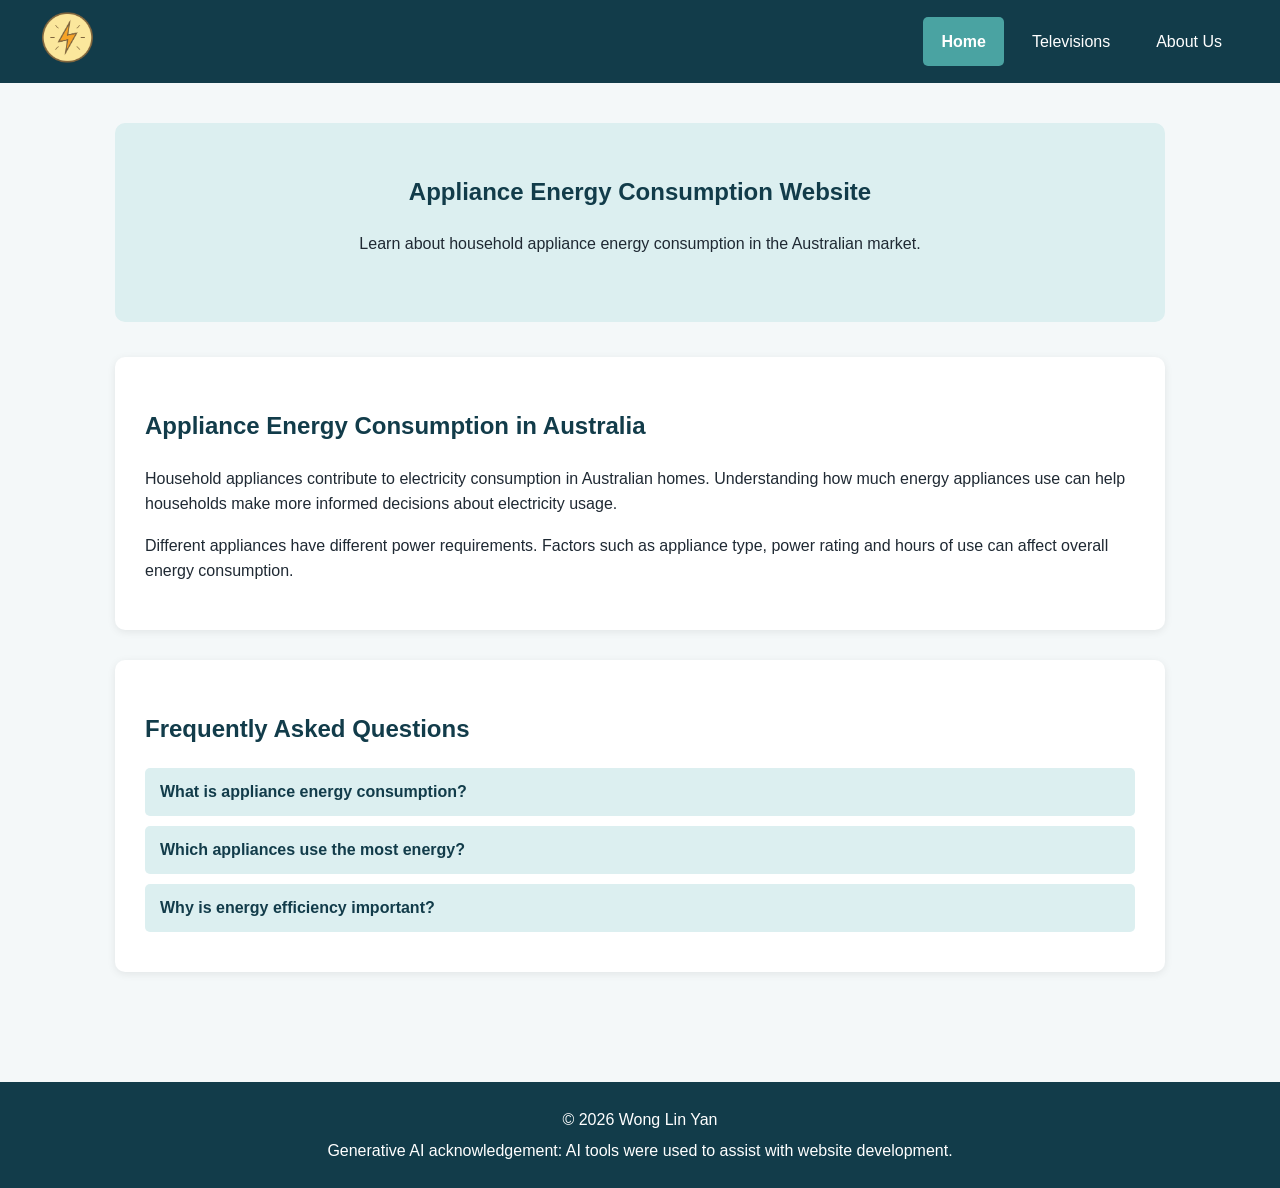
<file: Exercise 0.2/index.html>
<!DOCTYPE html>
<html lang="en">
<head>
    <meta charset="UTF-8">
    <meta name="viewport" content="width=device-width, initial-scale=1.0">
    <title>Appliance Energy Consumption</title>

    <link rel="stylesheet" href="assets/css/style.css">
</head>

<body>

    <header>
        <nav class="navbar">

            <a href="index.html" class="logo">
                <img src="assets/img/PowerIcon.png" alt="Power logo">
            </a>

            <div class="nav-links">
                <a href="index.html" class="active">Home</a>
                <a href="televisions.html">Televisions</a>
                <a href="about.html">About Us</a>
            </div>

        </nav>
    </header>

    <main>

        <section class="hero">
            <h1>Appliance Energy Consumption Website</h1>
            <p>
                Learn about household appliance energy consumption
                in the Australian market.
            </p>
        </section>

        <section class="content">
            <h2>Appliance Energy Consumption in Australia</h2>

            <p>
                Household appliances contribute to electricity consumption
                in Australian homes. Understanding how much energy appliances
                use can help households make more informed decisions about
                electricity usage.
            </p>

            <p>
                Different appliances have different power requirements.
                Factors such as appliance type, power rating and hours of use
                can affect overall energy consumption.
            </p>
        </section>

        <section class="faq">
            <h2>Frequently Asked Questions</h2>

            <div class="faq-item">
                <button class="faq-question">
                    What is appliance energy consumption?
                </button>

                <div class="faq-answer">
                    <p>
                        Appliance energy consumption refers to the amount of
                        electrical energy used by an appliance while it is
                        operating.
                    </p>
                </div>
            </div>

            <div class="faq-item">
                <button class="faq-question">
                    Which appliances use the most energy?
                </button>

                <div class="faq-answer">
                    <p>
                        Energy consumption varies between appliances and
                        depends on their power rating and how long they are used.
                    </p>
                </div>
            </div>

            <div class="faq-item">
                <button class="faq-question">
                    Why is energy efficiency important?
                </button>

                <div class="faq-answer">
                    <p>
                        Energy-efficient appliances can help reduce electricity
                        consumption and may lower household energy costs.
                    </p>
                </div>
            </div>

        </section>

    </main>

    <footer>
        <p>&copy; 2026 Wong Lin Yan</p>
        <p>Generative AI acknowledgement: AI tools were used to assist with website development.</p>
    </footer>

    <script src="assets/js/script.js"></script>

</body>
</html>
</file>
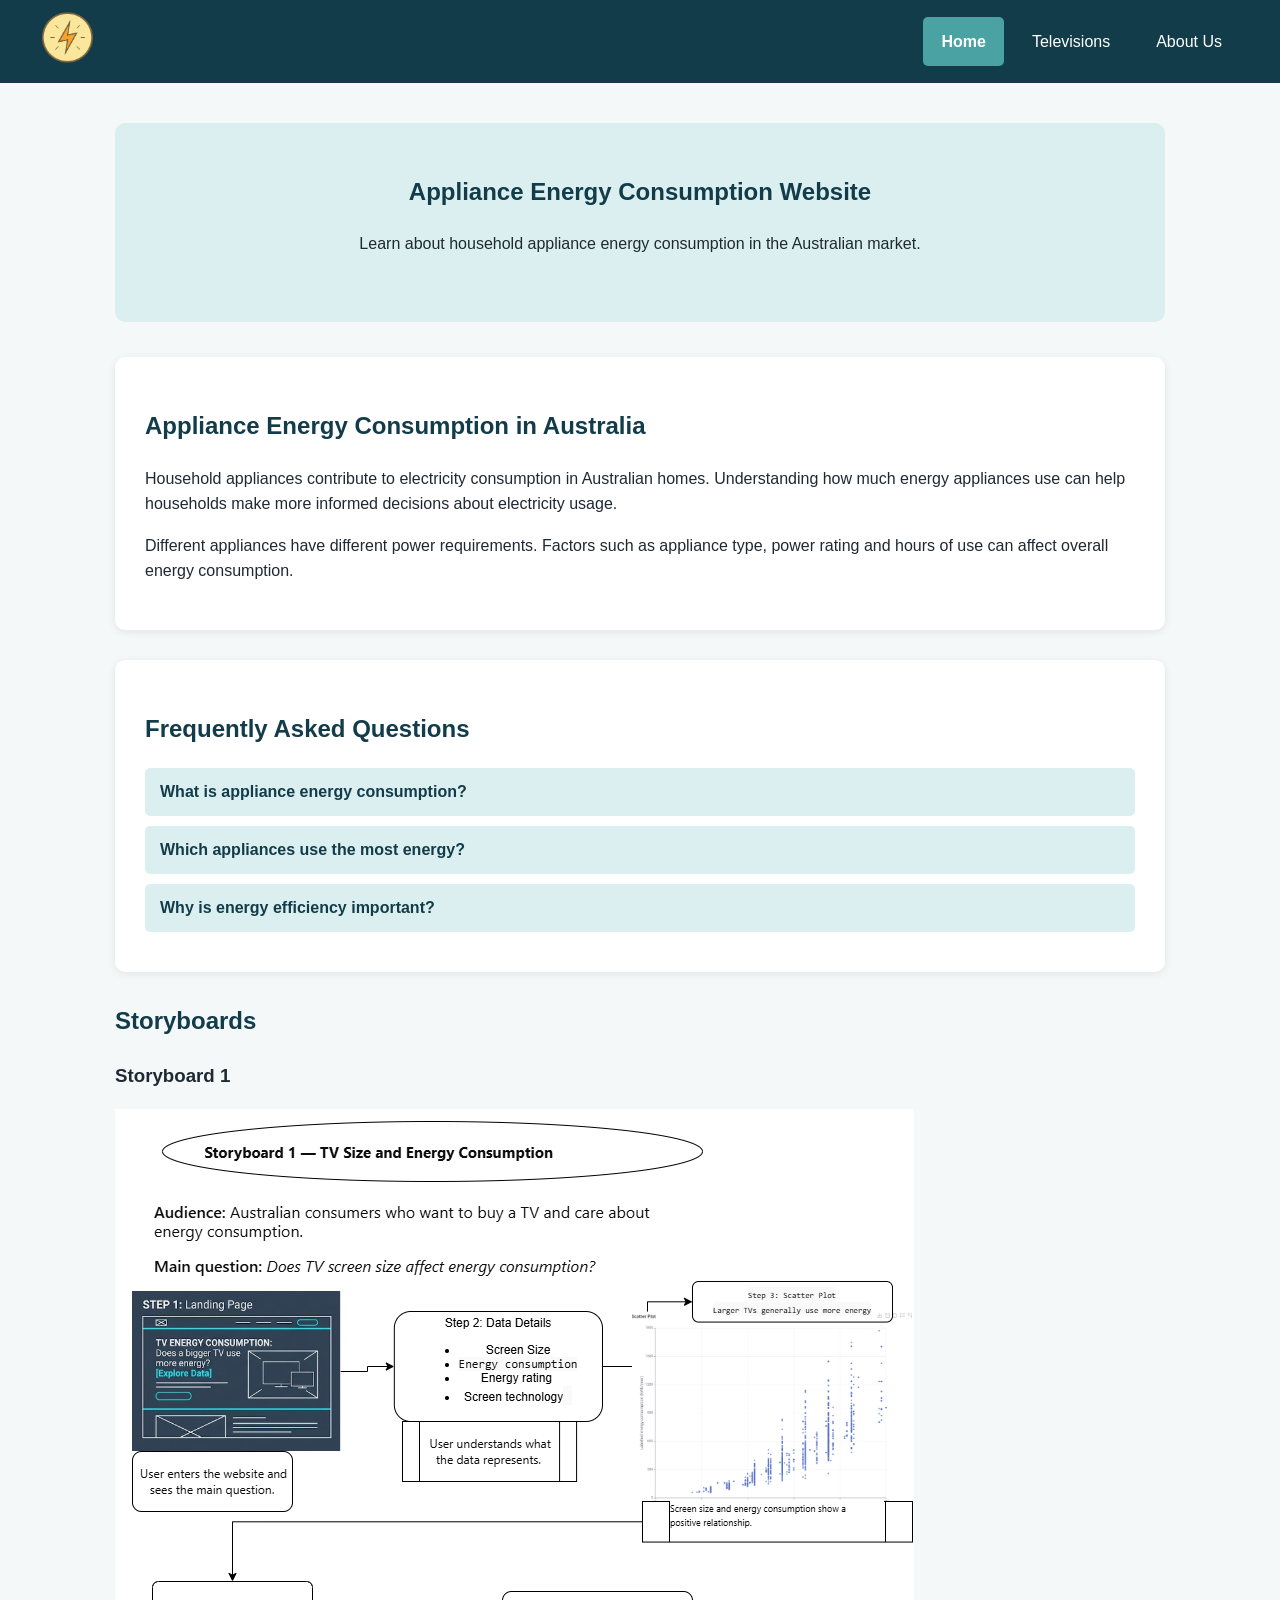
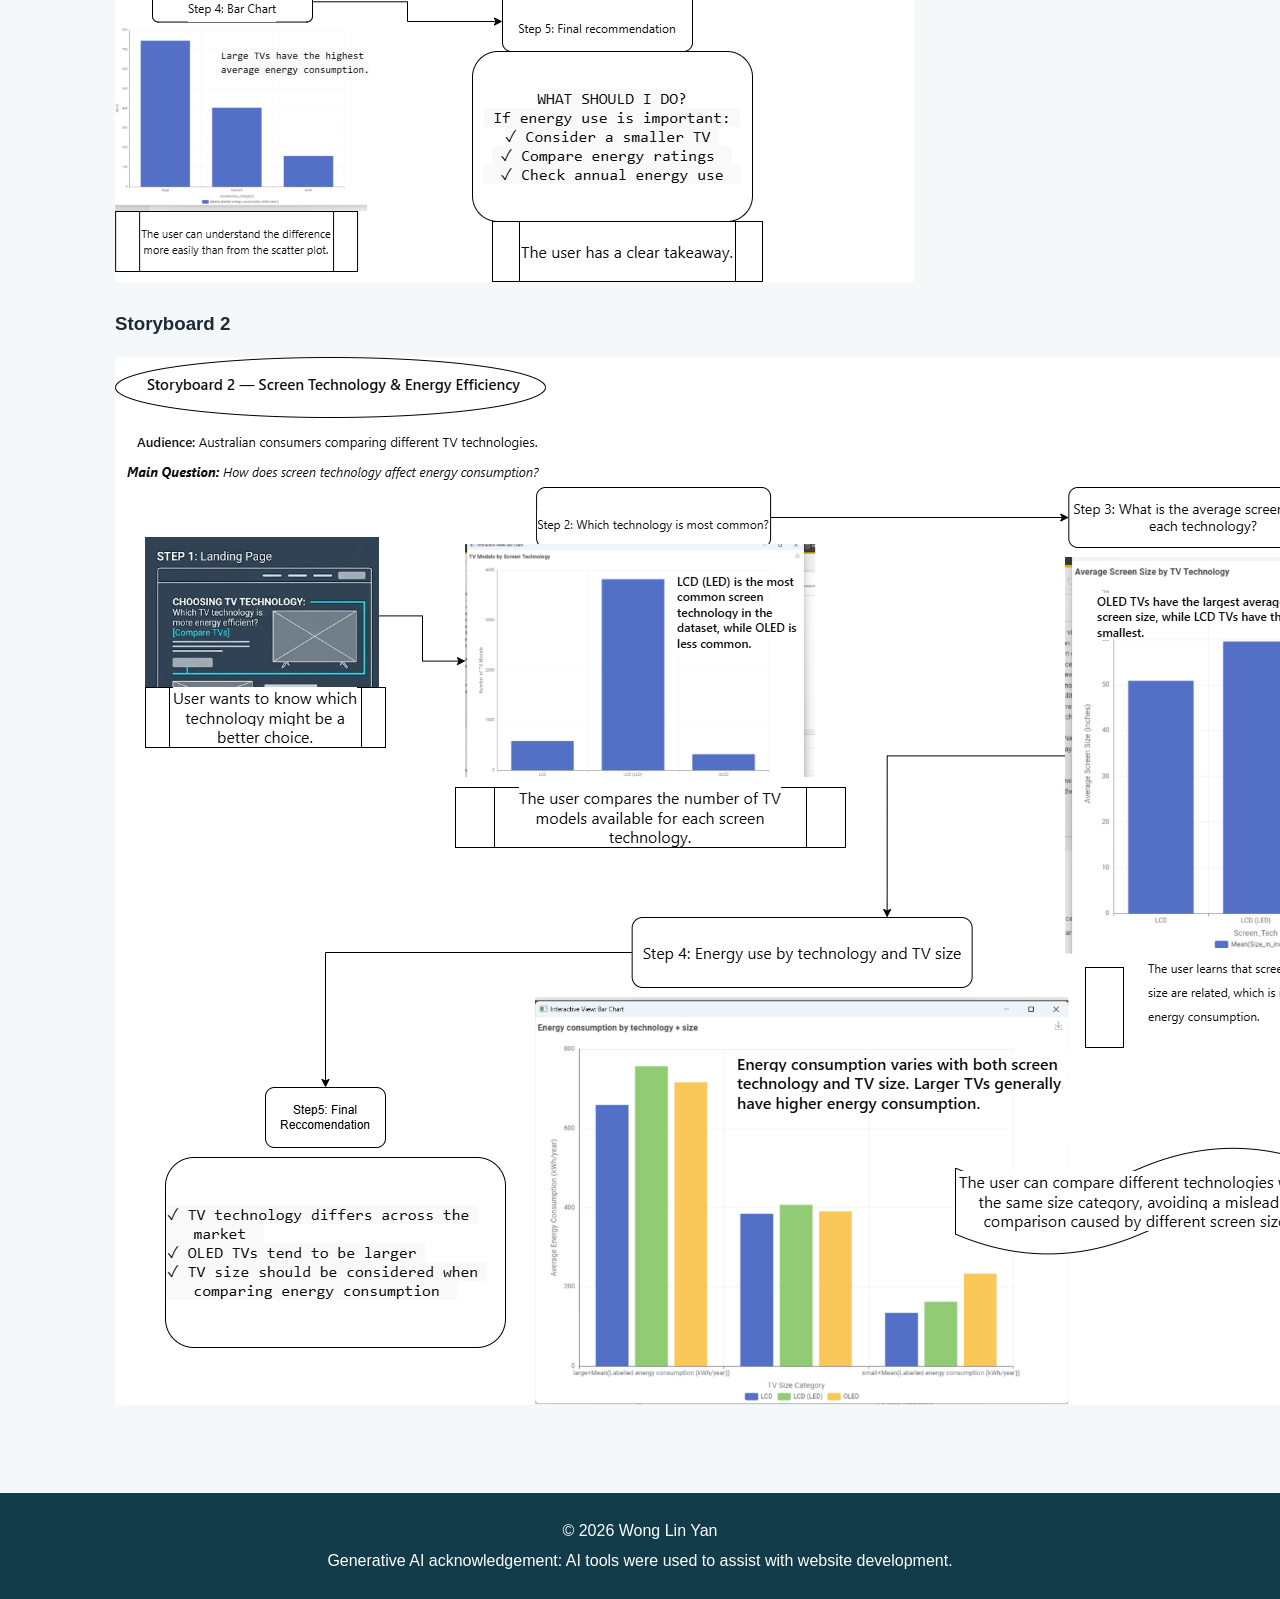
<file: Exercise 3/index.html>
<!DOCTYPE html>
<html lang="en">
<head>
    <meta charset="UTF-8">
    <meta name="viewport" content="width=device-width, initial-scale=1.0">
    <title>Appliance Energy Consumption</title>

    <link rel="stylesheet" href="assets/css/style.css">
</head>

<body>

    <header>
        <nav class="navbar">

            <a href="index.html" class="logo">
                <img src="assets/img/PowerIcon.png" alt="Power logo">
            </a>

            <div class="nav-links">
                <a href="index.html" class="active">Home</a>
                <a href="televisions.html">Televisions</a>
                <a href="about.html">About Us</a>
            </div>

        </nav>
    </header>

    <main>

        <section class="hero">
            <h1>Appliance Energy Consumption Website</h1>
            <p>
                Learn about household appliance energy consumption
                in the Australian market.
            </p>
        </section>

        <section class="content">
            <h2>Appliance Energy Consumption in Australia</h2>

            <p>
                Household appliances contribute to electricity consumption
                in Australian homes. Understanding how much energy appliances
                use can help households make more informed decisions about
                electricity usage.
            </p>

            <p>
                Different appliances have different power requirements.
                Factors such as appliance type, power rating and hours of use
                can affect overall energy consumption.
            </p>
        </section>

        <section class="faq">
            <h2>Frequently Asked Questions</h2>

            <div class="faq-item">
                <button class="faq-question">
                    What is appliance energy consumption?
                </button>

                <div class="faq-answer">
                    <p>
                        Appliance energy consumption refers to the amount of
                        electrical energy used by an appliance while it is
                        operating.
                    </p>
                </div>
            </div>

            <div class="faq-item">
                <button class="faq-question">
                    Which appliances use the most energy?
                </button>

                <div class="faq-answer">
                    <p>
                        Energy consumption varies between appliances and
                        depends on their power rating and how long they are used.
                    </p>
                </div>
            </div>

            <div class="faq-item">
                <button class="faq-question">
                    Why is energy efficiency important?
                </button>

                <div class="faq-answer">
                    <p>
                        Energy-efficient appliances can help reduce electricity
                        consumption and may lower household energy costs.
                    </p>
                </div>
            </div>

        </section>
        <section>
    <h2>Storyboards</h2>

    <h3>Storyboard 1</h3>
    <img src="assets/storyboard1.png" alt="Storyboard1">

    <h3>Storyboard 2</h3>
    <img src="assets/storyboard2.png" alt="Storyboard2">
      </section>


    </main>

    <footer>
        <p>&copy; 2026 Wong Lin Yan</p>
        <p>Generative AI acknowledgement: AI tools were used to assist with website development.</p>
    </footer>

    <script src="assets/js/script.js"></script>

</body>
</html>
</file>
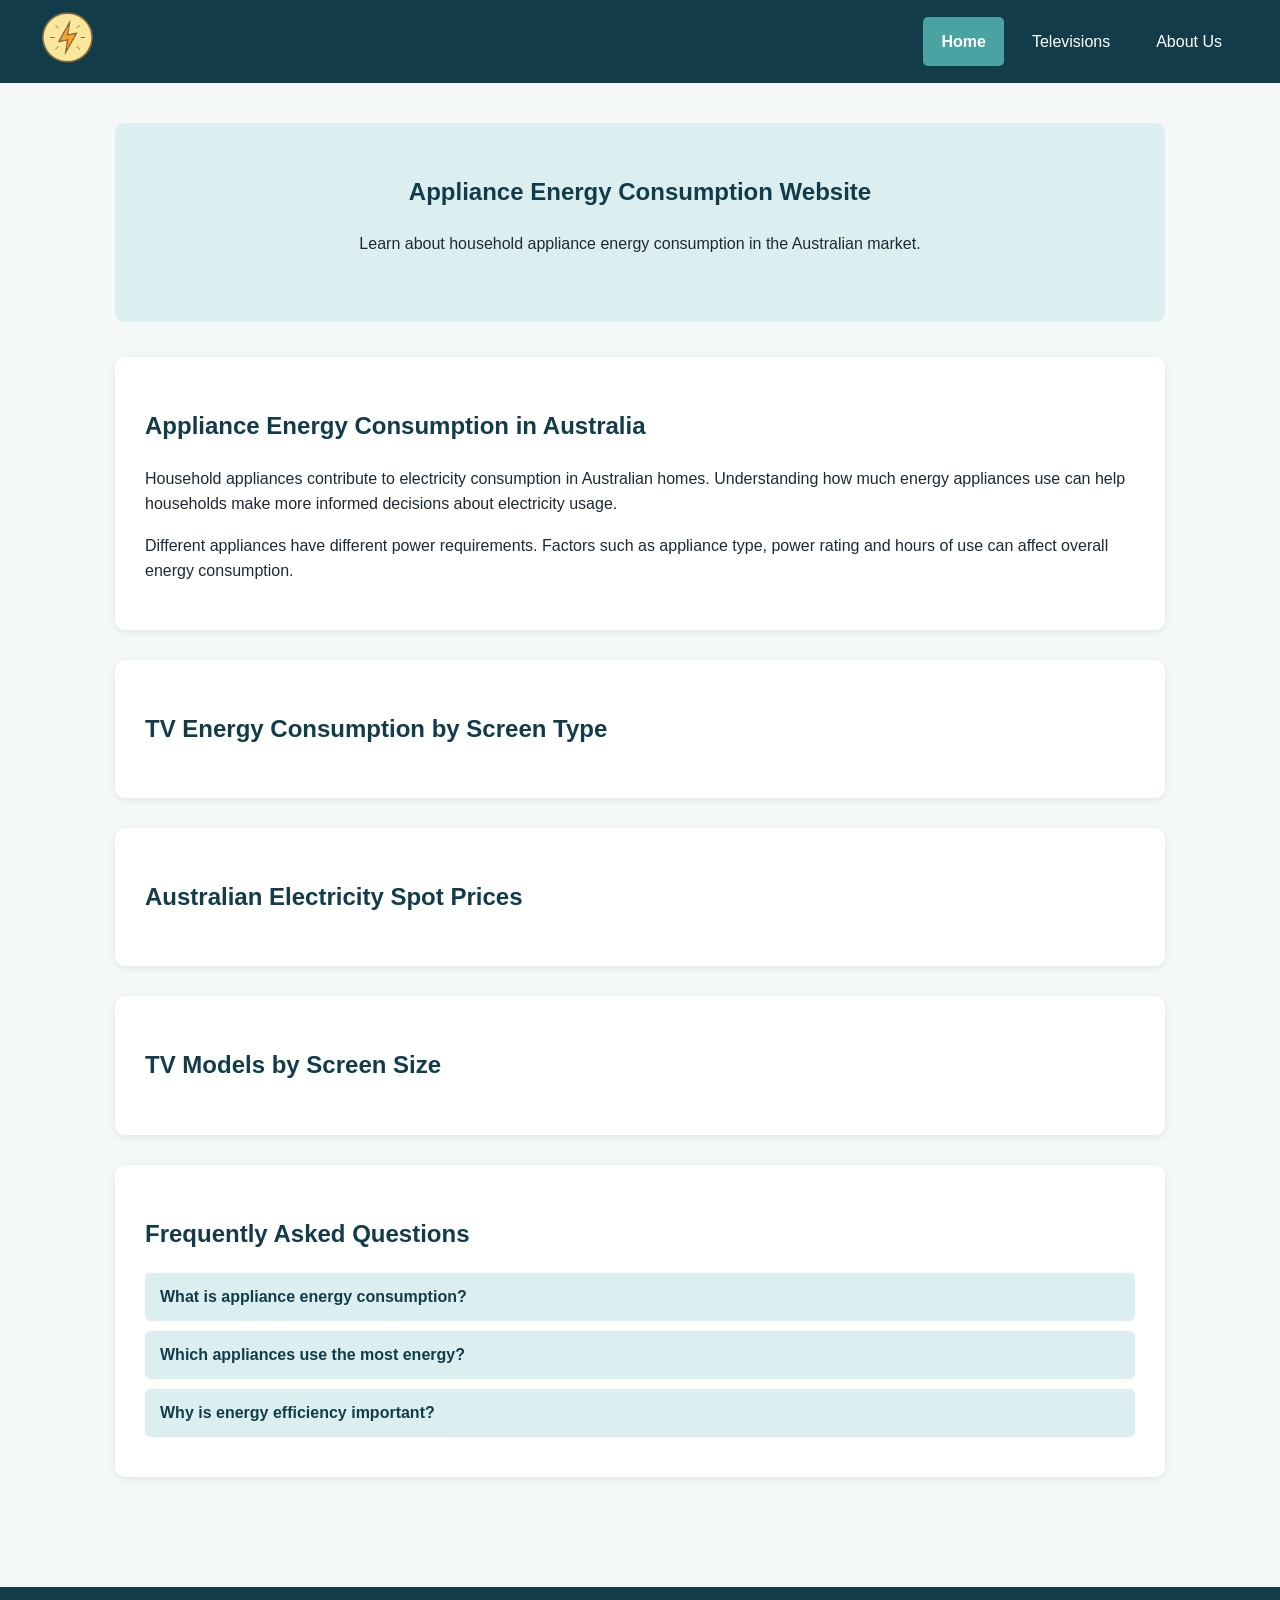
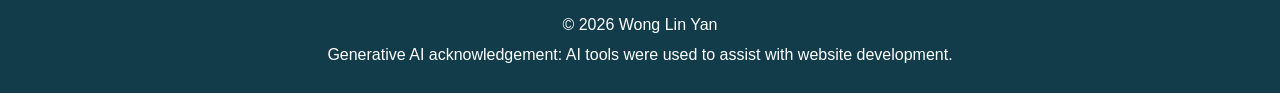
<file: Exercise 5/index.html>
<!DOCTYPE html>
<html lang="en">
<head>
    <meta charset="UTF-8">
    <meta name="viewport" content="width=device-width, initial-scale=1.0">
    <title>Appliance Energy Consumption</title>

    <link rel="stylesheet" href="assets/css/style.css">
</head>

<body>

    <header>
        <nav class="navbar">

            <a href="index.html" class="logo">
                <img src="assets/img/PowerIcon.png" alt="Power logo">
            </a>

            <div class="nav-links">
                <a href="index.html" class="active">Home</a>
                <a href="televisions.html">Televisions</a>
                <a href="about.html">About Us</a>
            </div>

        </nav>
    </header>

    <main>

        <section class="hero">
            <h1>Appliance Energy Consumption Website</h1>
            <p>
                Learn about household appliance energy consumption
                in the Australian market.
            </p>
        </section>

        <section class="content">
            <h2>Appliance Energy Consumption in Australia</h2>

            <p>
                Household appliances contribute to electricity consumption
                in Australian homes. Understanding how much energy appliances
                use can help households make more informed decisions about
                electricity usage.
            </p>

            <p>
                Different appliances have different power requirements.
                Factors such as appliance type, power rating and hours of use
                can affect overall energy consumption.
            </p>
        </section>

        <section class="content">
    <h2>TV Energy Consumption by Screen Type</h2>
    <div id="bar-chart"></div>
</section>

<section class="content">
    <h2>Australian Electricity Spot Prices</h2>

    <div id="line-chart"></div>
</section>

<section class="content">
    <h2>TV Models by Screen Size</h2>

    <div id="donut-chart"></div>
</section>

<script src="https://d3js.org/d3.v7.min.js"></script>
<script src="assets/js/bar-chart.js"></script>

        <section class="faq">
            <h2>Frequently Asked Questions</h2>

            <div class="faq-item">
                <button class="faq-question">
                    What is appliance energy consumption?
                </button>

                <div class="faq-answer">
                    <p>
                        Appliance energy consumption refers to the amount of
                        electrical energy used by an appliance while it is
                        operating.
                    </p>
                </div>
            </div>

            <div class="faq-item">
                <button class="faq-question">
                    Which appliances use the most energy?
                </button>

                <div class="faq-answer">
                    <p>
                        Energy consumption varies between appliances and
                        depends on their power rating and how long they are used.
                    </p>
                </div>
            </div>

            <div class="faq-item">
                <button class="faq-question">
                    Why is energy efficiency important?
                </button>

                <div class="faq-answer">
                    <p>
                        Energy-efficient appliances can help reduce electricity
                        consumption and may lower household energy costs.
                    </p>
                </div>
            </div>

        </section>

    </main>

    <footer>
        <p>&copy; 2026 Wong Lin Yan</p>
        <p>Generative AI acknowledgement: AI tools were used to assist with website development.</p>
    </footer>

    <script src="assets/js/script.js"></script>
    <script src="https://d3js.org/d3.v7.min.js"></script>
<script src="assets/js/bar-chart.js"></script>
<script src="assets/js/line-chart.js"></script>
<script src="assets/js/donut-chart.js"></script>


</body>
</html>
</file>
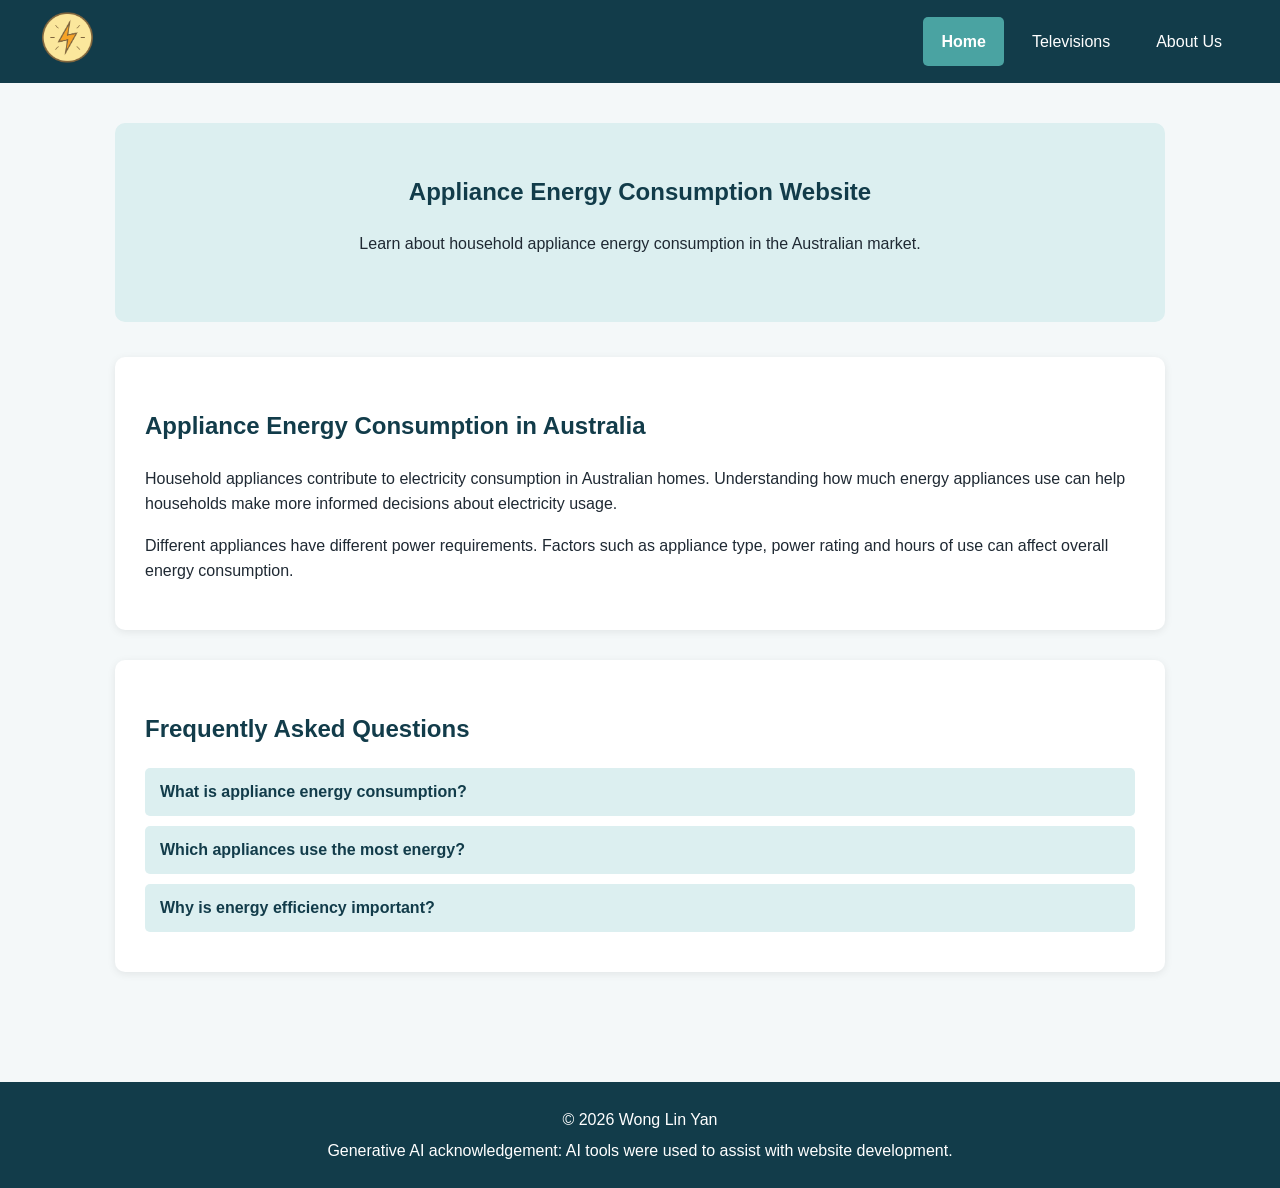
<file: Exercise 6/index.html>
<!DOCTYPE html>
<html lang="en">
<head>
    <meta charset="UTF-8">
    <meta name="viewport" content="width=device-width, initial-scale=1.0">
    <title>Appliance Energy Consumption</title>

    <link rel="stylesheet" href="assets/css/base.css">
</head>

<body>

    <header>
        <nav class="navbar">

            <a href="index.html" class="logo">
                <img src="assets/img/PowerIcon.png" alt="Power logo">
            </a>

            <div class="nav-links">
                <a href="index.html" class="active">Home</a>
                <a href="televisions.html">Televisions</a>
                <a href="about.html">About Us</a>
            </div>

        </nav>
    </header>

    <main>

        <section class="hero">
            <h1>Appliance Energy Consumption Website</h1>
            <p>
                Learn about household appliance energy consumption
                in the Australian market.
            </p>
        </section>

        <section class="content">
            <h2>Appliance Energy Consumption in Australia</h2>

            <p>
                Household appliances contribute to electricity consumption
                in Australian homes. Understanding how much energy appliances
                use can help households make more informed decisions about
                electricity usage.
            </p>

            <p>
                Different appliances have different power requirements.
                Factors such as appliance type, power rating and hours of use
                can affect overall energy consumption.
            </p>
        </section>

        <section class="faq">
            <h2>Frequently Asked Questions</h2>

            <div class="faq-item">
                <button class="faq-question">
                    What is appliance energy consumption?
                </button>

                <div class="faq-answer">
                    <p>
                        Appliance energy consumption refers to the amount of
                        electrical energy used by an appliance while it is
                        operating.
                    </p>
                </div>
            </div>

            <div class="faq-item">
                <button class="faq-question">
                    Which appliances use the most energy?
                </button>

                <div class="faq-answer">
                    <p>
                        Energy consumption varies between appliances and
                        depends on their power rating and how long they are used.
                    </p>
                </div>
            </div>

            <div class="faq-item">
                <button class="faq-question">
                    Why is energy efficiency important?
                </button>

                <div class="faq-answer">
                    <p>
                        Energy-efficient appliances can help reduce electricity
                        consumption and may lower household energy costs.
                    </p>
                </div>
            </div>

        </section>

    </main>

    <footer>
        <p>&copy; 2026 Wong Lin Yan</p>
        <p>Generative AI acknowledgement: AI tools were used to assist with website development.</p>
    </footer>

    <script src="assets/js/interactions.js"></script>

</body>
</html>
</file>
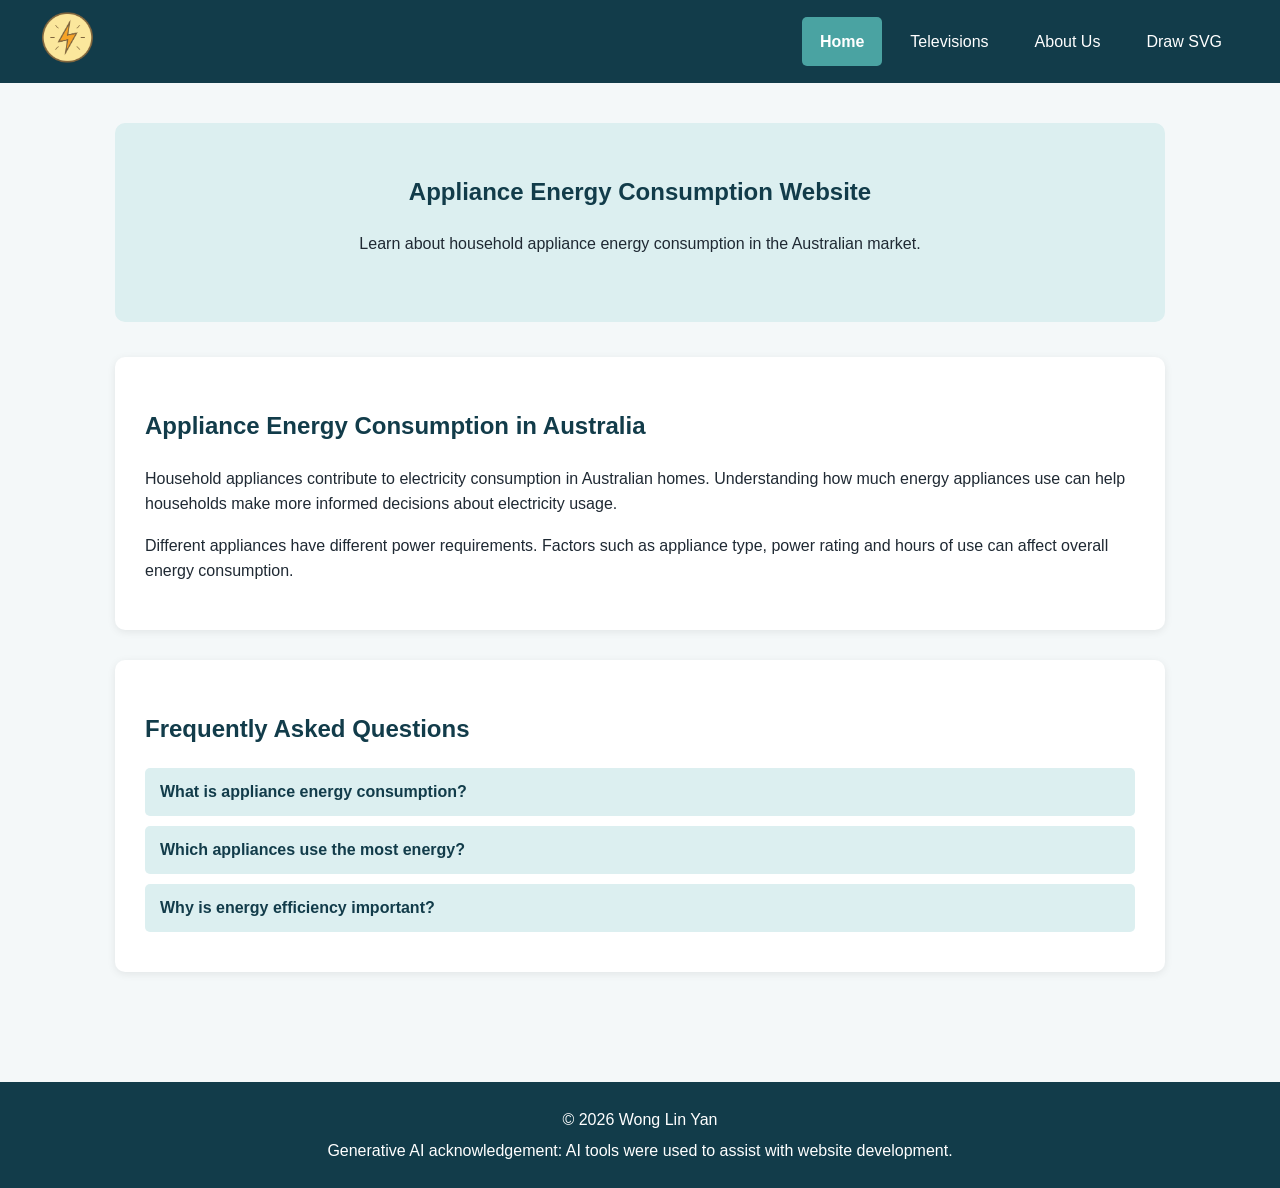
<file: Exercise 4/Exercise 4.1/index.html>
<!DOCTYPE html>
<html lang="en">
<head>
    <meta charset="UTF-8">
    <meta name="viewport" content="width=device-width, initial-scale=1.0">
    <title>Appliance Energy Consumption</title>

    <link rel="stylesheet" href="assets/css/style.css">
</head>

<body>

    <header>
        <nav class="navbar">

            <a href="index.html" class="logo">
                <img src="assets/img/PowerIcon.png" alt="Power logo">
            </a>

            <div class="nav-links">
                <a href="index.html" class="active">Home</a>
                <a href="televisions.html">Televisions</a>
                <a href="about.html">About Us</a>
                 <a href="drawsvg.html">Draw SVG</a>
            </div>

        </nav>
    </header>

    <main>

        <section class="hero">
            <h1>Appliance Energy Consumption Website</h1>
            <p>
                Learn about household appliance energy consumption
                in the Australian market.
            </p>
        </section>

        <section class="content">
            <h2>Appliance Energy Consumption in Australia</h2>

            <p>
                Household appliances contribute to electricity consumption
                in Australian homes. Understanding how much energy appliances
                use can help households make more informed decisions about
                electricity usage.
            </p>

            <p>
                Different appliances have different power requirements.
                Factors such as appliance type, power rating and hours of use
                can affect overall energy consumption.
            </p>
        </section>

        <section class="faq">
            <h2>Frequently Asked Questions</h2>

            <div class="faq-item">
                <button class="faq-question">
                    What is appliance energy consumption?
                </button>

                <div class="faq-answer">
                    <p>
                        Appliance energy consumption refers to the amount of
                        electrical energy used by an appliance while it is
                        operating.
                    </p>
                </div>
            </div>

            <div class="faq-item">
                <button class="faq-question">
                    Which appliances use the most energy?
                </button>

                <div class="faq-answer">
                    <p>
                        Energy consumption varies between appliances and
                        depends on their power rating and how long they are used.
                    </p>
                </div>
            </div>

            <div class="faq-item">
                <button class="faq-question">
                    Why is energy efficiency important?
                </button>

                <div class="faq-answer">
                    <p>
                        Energy-efficient appliances can help reduce electricity
                        consumption and may lower household energy costs.
                    </p>
                </div>
            </div>

        </section>

    </main>

    <footer>
        <p>&copy; 2026 Wong Lin Yan</p>
        <p>Generative AI acknowledgement: AI tools were used to assist with website development.</p>
    </footer>

    <script src="assets/js/script.js"></script>

</body>
</html>
</file>
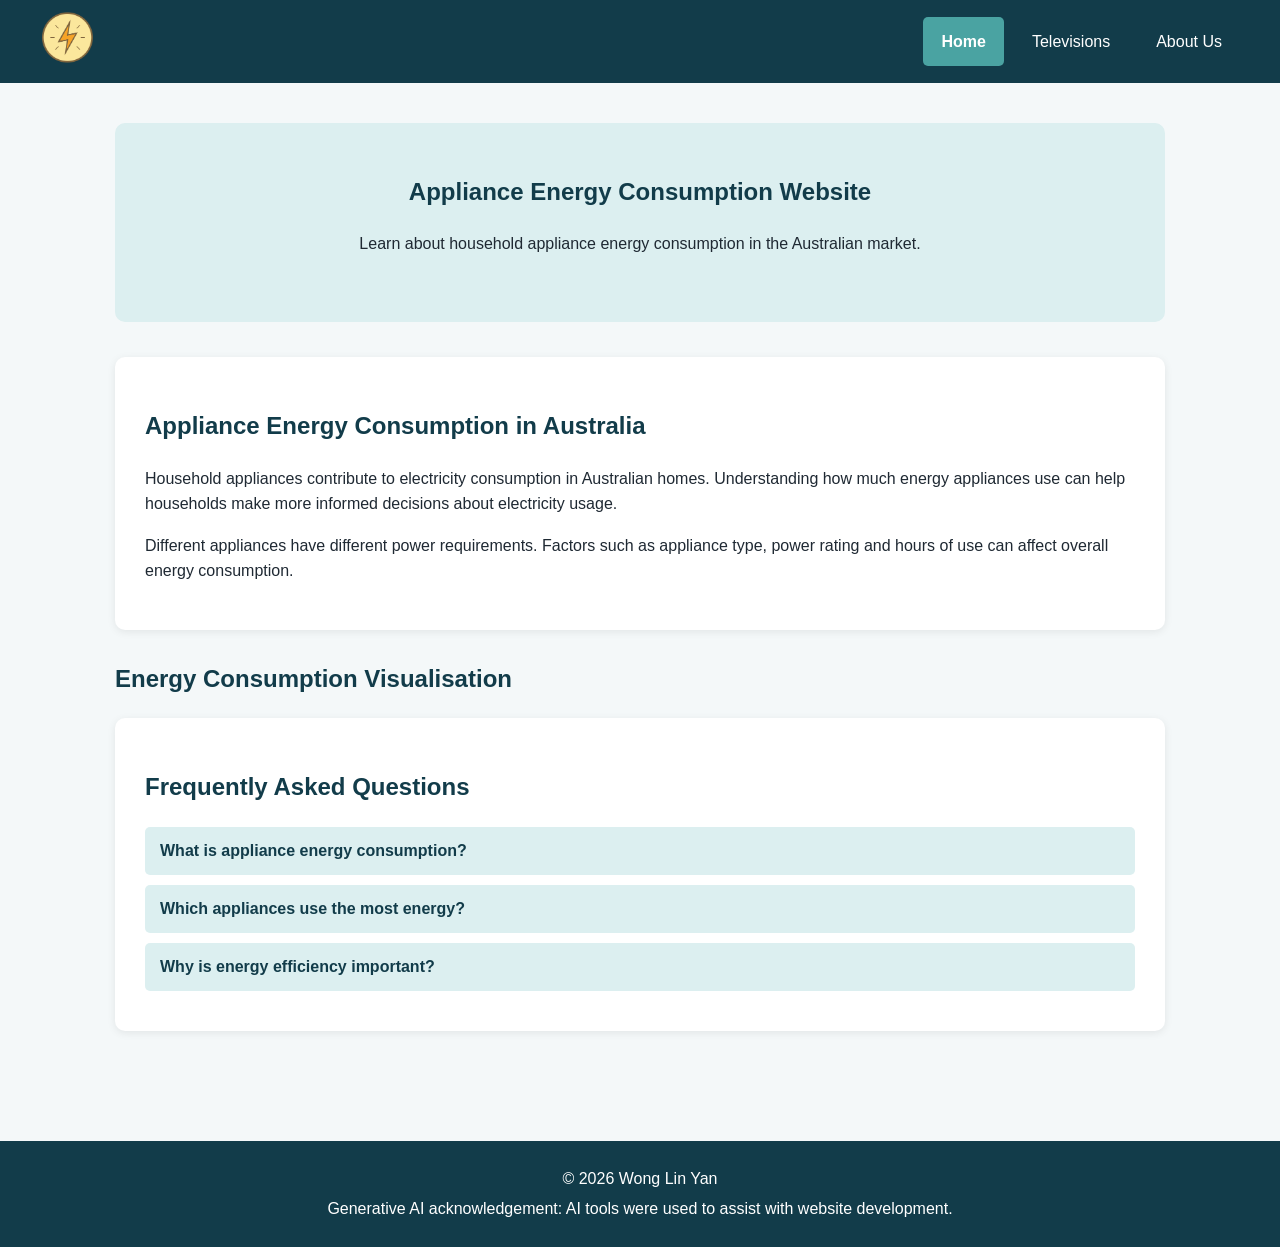
<file: Exercise 4/Exercise 4.3/index.html>
<!DOCTYPE html>
<html lang="en">
<head>
    <meta charset="UTF-8">
    <meta name="viewport" content="width=device-width, initial-scale=1.0">
    <title>Appliance Energy Consumption</title>

    <link rel="stylesheet" href="assets/css/style.css">
</head>

<body>

    <header>
        <nav class="navbar">

            <a href="index.html" class="logo">
                <img src="assets/img/PowerIcon.png" alt="Power logo">
            </a>

            <div class="nav-links">
                <a href="index.html" class="active">Home</a>
                <a href="televisions.html">Televisions</a>
                <a href="about.html">About Us</a>
            </div>

        </nav>
    </header>

    <main>

        <section class="hero">
            <h1>Appliance Energy Consumption Website</h1>
            <p>
                Learn about household appliance energy consumption
                in the Australian market.
            </p>
        </section>

        <section class="content">
            <h2>Appliance Energy Consumption in Australia</h2>

            <p>
                Household appliances contribute to electricity consumption
                in Australian homes. Understanding how much energy appliances
                use can help households make more informed decisions about
                electricity usage.
            </p>

            <p>
                Different appliances have different power requirements.
                Factors such as appliance type, power rating and hours of use
                can affect overall energy consumption.
            </p>
        </section>
        <section>
            <h2>Energy Consumption Visualisation</h2>
        <div class="responsive-svg-container"></div>
        </section>

        <section class="faq">
            <h2>Frequently Asked Questions</h2>

            <div class="faq-item">
                <button class="faq-question">
                    What is appliance energy consumption?
                </button>

                <div class="faq-answer">
                    <p>
                        Appliance energy consumption refers to the amount of
                        electrical energy used by an appliance while it is
                        operating.
                    </p>
                </div>
            </div>

            <div class="faq-item">
                <button class="faq-question">
                    Which appliances use the most energy?
                </button>

                <div class="faq-answer">
                    <p>
                        Energy consumption varies between appliances and
                        depends on their power rating and how long they are used.
                    </p>
                </div>
            </div>

            <div class="faq-item">
                <button class="faq-question">
                    Why is energy efficiency important?
                </button>

                <div class="faq-answer">
                    <p>
                        Energy-efficient appliances can help reduce electricity
                        consumption and may lower household energy costs.
                    </p>
                </div>
            </div>

        </section>

    </main>

    <footer>
        <p>&copy; 2026 Wong Lin Yan</p>
        <p>Generative AI acknowledgement: AI tools were used to assist with website development.</p>
    </footer>

    <script src="assets/js/script.js"></script>
    <script src="https://d3js.org/d3.v7.min.js"></script>
    <script src="assets/js/main.js"></script>


</body>
</html>
</file>
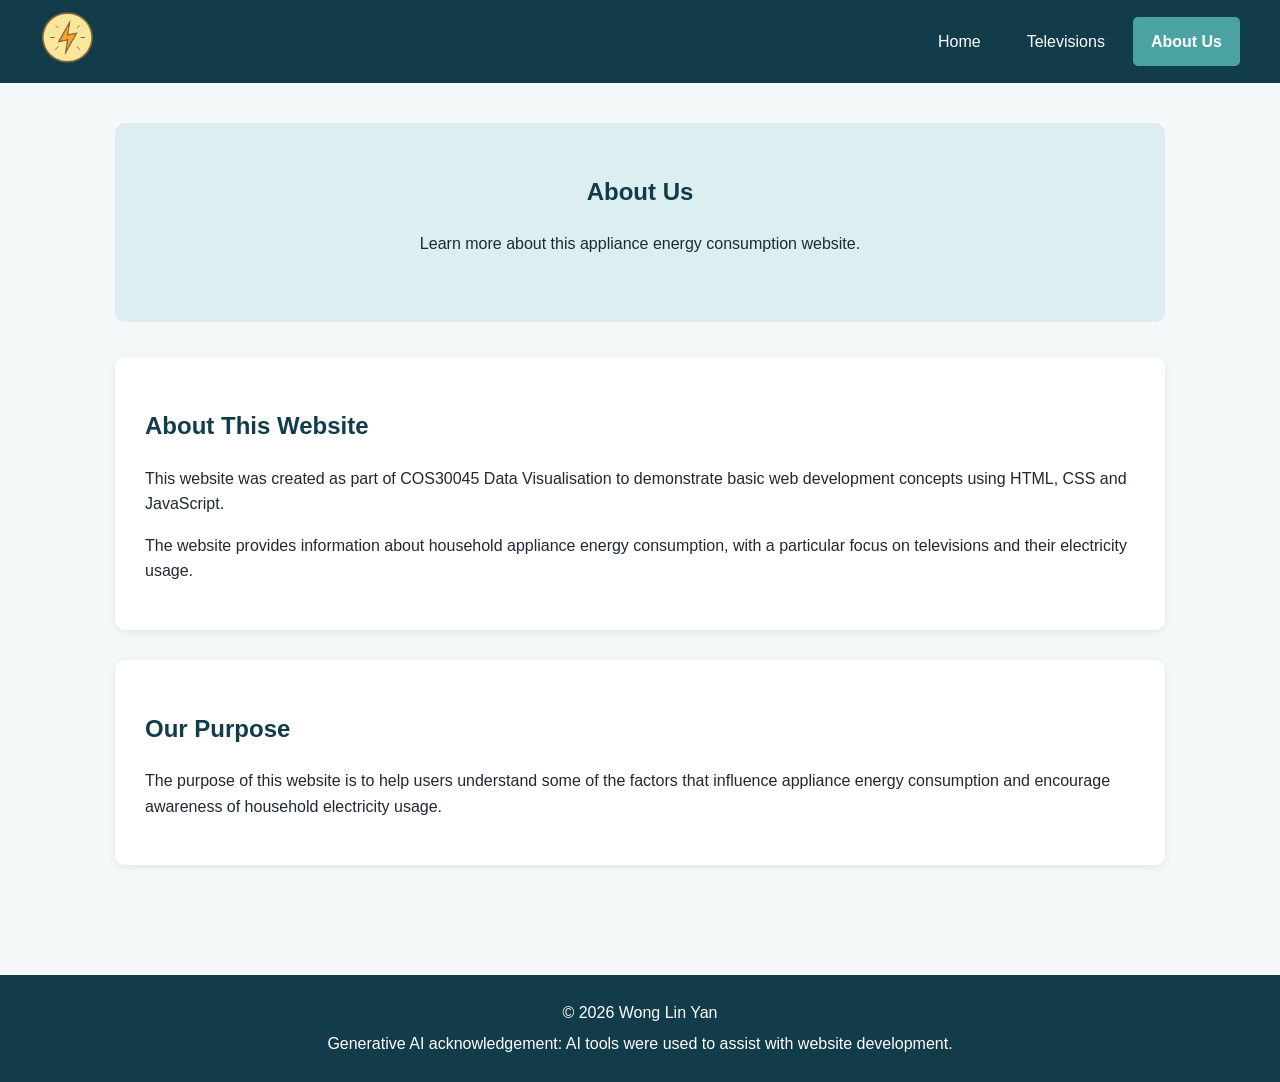
<file: Exercise 0.2/about.html>
<!DOCTYPE html>
<html lang="en">
<head>
    <meta charset="UTF-8">
    <meta name="viewport" content="width=device-width, initial-scale=1.0">
    <title>About Us - Appliance Energy Consumption</title>

    <link rel="stylesheet" href="assets/css/style.css">
</head>

<body>

    <header>
        <nav class="navbar">

            <a href="index.html" class="logo">
                <img src="assets/img/PowerIcon.png" alt="Power logo">
            </a>

            <div class="nav-links">
                <a href="index.html">Home</a>
                <a href="televisions.html">Televisions</a>
                <a href="about.html" class="active">About Us</a>
            </div>

        </nav>
    </header>

    <main>

        <section class="hero">
            <h1>About Us</h1>
            <p>
                Learn more about this appliance energy consumption website.
            </p>
        </section>

        <section class="content">
            <h2>About This Website</h2>

            <p>
                This website was created as part of COS30045 Data
                Visualisation to demonstrate basic web development
                concepts using HTML, CSS and JavaScript.
            </p>

            <p>
                The website provides information about household appliance
                energy consumption, with a particular focus on televisions
                and their electricity usage.
            </p>
        </section>

        <section class="content">
            <h2>Our Purpose</h2>

            <p>
                The purpose of this website is to help users understand
                some of the factors that influence appliance energy
                consumption and encourage awareness of household
                electricity usage.
            </p>
        </section>

    </main>

    <footer>
        <p>&copy; 2026 Wong Lin Yan</p>
        <p>Generative AI acknowledgement: AI tools were used to assist with website development.</p>
    </footer>

</body>
</html>
</file>
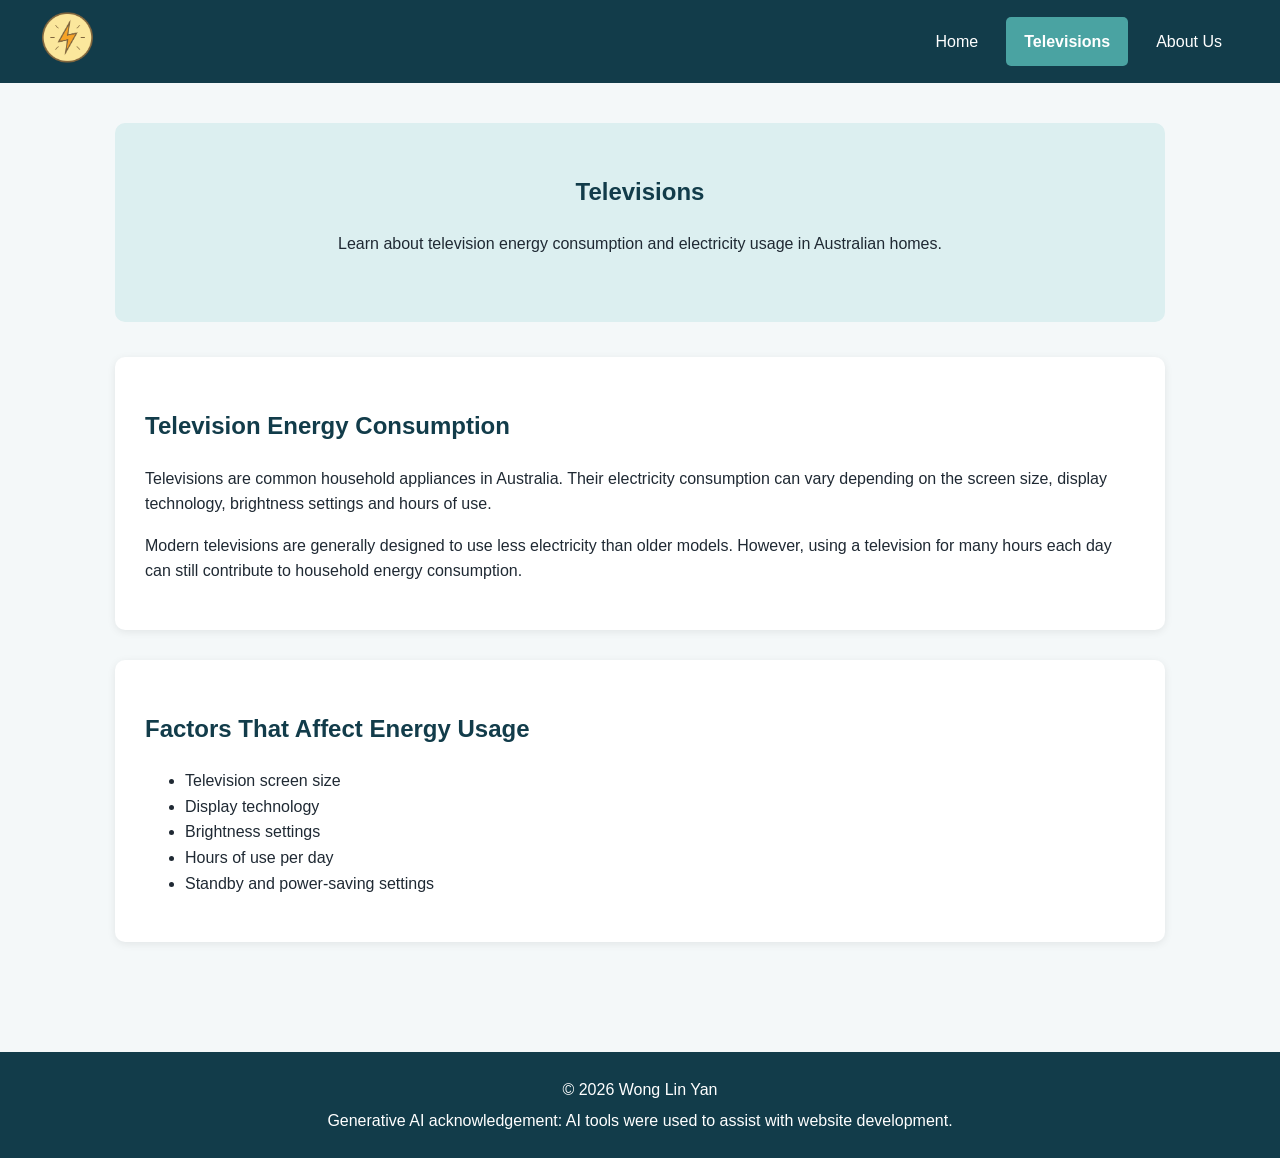
<file: Exercise 0.2/televisions.html>
<!DOCTYPE html>
<html lang="en">
<head>
    <meta charset="UTF-8">
    <meta name="viewport" content="width=device-width, initial-scale=1.0">
    <title>Televisions - Appliance Energy Consumption</title>

    <link rel="stylesheet" href="assets/css/style.css">
</head>

<body>

    <header>
        <nav class="navbar">

            <a href="index.html" class="logo">
                <img src="assets/img/PowerIcon.png" alt="Power logo">
            </a>

            <div class="nav-links">
                <a href="index.html">Home</a>
                <a href="televisions.html" class="active">Televisions</a>
                <a href="about.html">About Us</a>
            </div>

        </nav>
    </header>

    <main>

        <section class="hero">
            <h1>Televisions</h1>
            <p>
                Learn about television energy consumption and
                electricity usage in Australian homes.
            </p>
        </section>

        <section class="content">
            <h2>Television Energy Consumption</h2>

            <p>
                Televisions are common household appliances in Australia.
                Their electricity consumption can vary depending on the
                screen size, display technology, brightness settings and
                hours of use.
            </p>

            <p>
                Modern televisions are generally designed to use less
                electricity than older models. However, using a television
                for many hours each day can still contribute to household
                energy consumption.
            </p>
        </section>

        <section class="content">
            <h2>Factors That Affect Energy Usage</h2>

            <ul>
                <li>Television screen size</li>
                <li>Display technology</li>
                <li>Brightness settings</li>
                <li>Hours of use per day</li>
                <li>Standby and power-saving settings</li>
            </ul>
        </section>

    </main>

    <footer>
        <p>&copy; 2026 Wong Lin Yan</p>
        <p>Generative AI acknowledgement: AI tools were used to assist with website development.</p>
    </footer>

</body>
</html>
</file>
<file: Exercise 0.2/assets/css/style.css>
/* General page styling */
* {
    box-sizing: border-box;
}

body {
    margin: 0;
    font-family: Arial, sans-serif;
    background-color: #f4f8f9;
    color: #1f2933;
    line-height: 1.6;
}

/* Navigation */
.navbar {
    display: flex;
    align-items: center;
    justify-content: space-between;
    background-color: #123c4a;
    padding: 10px 40px;
}

.logo img {
    width: 55px;
    height: 55px;
    object-fit: contain;
}

.logo:hover img {
    opacity: 0.75;
}

.nav-links {
    display: flex;
    gap: 10px;
}

.nav-links a {
    color: white;
    text-decoration: none;
    padding: 12px 18px;
    border-radius: 5px;
}

.nav-links a:hover {
    background-color: #2d7182;
}

.nav-links a.active {
    background-color: #4aa3a2;
    font-weight: bold;
}

/* Main content */
main {
    max-width: 1100px;
    margin: 0 auto;
    padding: 40px 25px;
}

.hero {
    background-color: #dceff0;
    padding: 50px 30px;
    text-align: center;
    border-radius: 10px;
    margin-bottom: 35px;
}

.hero h1 {
    color: #123c4a;
    margin-top: 0;
}

.content,
.faq {
    background-color: white;
    padding: 30px;
    margin-bottom: 30px;
    border-radius: 10px;
    box-shadow: 0 2px 8px rgba(0, 0, 0, 0.08);
}

h2 {
    color: #123c4a;
}

/* FAQ */
.faq-item {
    margin-bottom: 10px;
}

.faq-question {
    width: 100%;
    padding: 15px;
    border: none;
    background-color: #dceff0;
    color: #123c4a;
    font-size: 16px;
    font-weight: bold;
    text-align: left;
    cursor: pointer;
    border-radius: 5px;
}

.faq-question:hover {
    background-color: #b9dfe1;
}

.faq-answer {
    display: none;
    padding: 10px 15px;
    background-color: #f4f8f9;
    border-left: 4px solid #4aa3a2;
}

/* Footer */
footer {
    background-color: #123c4a;
    color: white;
    text-align: center;
    padding: 20px;
    margin-top: 40px;
}

footer p {
    margin: 5px;
}
</file>
<file: Exercise 3/assets/css/style.css>
/* General page styling */
* {
    box-sizing: border-box;
}

body {
    margin: 0;
    font-family: Arial, sans-serif;
    background-color: #f4f8f9;
    color: #1f2933;
    line-height: 1.6;
}

/* Navigation */
.navbar {
    display: flex;
    align-items: center;
    justify-content: space-between;
    background-color: #123c4a;
    padding: 10px 40px;
}

.logo img {
    width: 55px;
    height: 55px;
    object-fit: contain;
}

.logo:hover img {
    opacity: 0.75;
}

.nav-links {
    display: flex;
    gap: 10px;
}

.nav-links a {
    color: white;
    text-decoration: none;
    padding: 12px 18px;
    border-radius: 5px;
}

.nav-links a:hover {
    background-color: #2d7182;
}

.nav-links a.active {
    background-color: #4aa3a2;
    font-weight: bold;
}

/* Main content */
main {
    max-width: 1100px;
    margin: 0 auto;
    padding: 40px 25px;
}

.hero {
    background-color: #dceff0;
    padding: 50px 30px;
    text-align: center;
    border-radius: 10px;
    margin-bottom: 35px;
}

.hero h1 {
    color: #123c4a;
    margin-top: 0;
}

.content,
.faq {
    background-color: white;
    padding: 30px;
    margin-bottom: 30px;
    border-radius: 10px;
    box-shadow: 0 2px 8px rgba(0, 0, 0, 0.08);
}

h2 {
    color: #123c4a;
}

/* FAQ */
.faq-item {
    margin-bottom: 10px;
}

.faq-question {
    width: 100%;
    padding: 15px;
    border: none;
    background-color: #dceff0;
    color: #123c4a;
    font-size: 16px;
    font-weight: bold;
    text-align: left;
    cursor: pointer;
    border-radius: 5px;
}

.faq-question:hover {
    background-color: #b9dfe1;
}

.faq-answer {
    display: none;
    padding: 10px 15px;
    background-color: #f4f8f9;
    border-left: 4px solid #4aa3a2;
}

/* Footer */
footer {
    background-color: #123c4a;
    color: white;
    text-align: center;
    padding: 20px;
    margin-top: 40px;
}

footer p {
    margin: 5px;
}
</file>
<file: Exercise 5/assets/css/style.css>
/* General page styling */
* {
    box-sizing: border-box;
}

body {
    margin: 0;
    font-family: Arial, sans-serif;
    background-color: #f4f8f9;
    color: #1f2933;
    line-height: 1.6;
}

/* Navigation */
.navbar {
    display: flex;
    align-items: center;
    justify-content: space-between;
    background-color: #123c4a;
    padding: 10px 40px;
}

.logo img {
    width: 55px;
    height: 55px;
    object-fit: contain;
}

.logo:hover img {
    opacity: 0.75;
}

.nav-links {
    display: flex;
    gap: 10px;
}

.nav-links a {
    color: white;
    text-decoration: none;
    padding: 12px 18px;
    border-radius: 5px;
}

.nav-links a:hover {
    background-color: #2d7182;
}

.nav-links a.active {
    background-color: #4aa3a2;
    font-weight: bold;
}

/* Main content */
main {
    max-width: 1100px;
    margin: 0 auto;
    padding: 40px 25px;
}

.hero {
    background-color: #dceff0;
    padding: 50px 30px;
    text-align: center;
    border-radius: 10px;
    margin-bottom: 35px;
}

.hero h1 {
    color: #123c4a;
    margin-top: 0;
}

.content,
.faq {
    background-color: white;
    padding: 30px;
    margin-bottom: 30px;
    border-radius: 10px;
    box-shadow: 0 2px 8px rgba(0, 0, 0, 0.08);
}

h2 {
    color: #123c4a;
}

/* FAQ */
.faq-item {
    margin-bottom: 10px;
}

.faq-question {
    width: 100%;
    padding: 15px;
    border: none;
    background-color: #dceff0;
    color: #123c4a;
    font-size: 16px;
    font-weight: bold;
    text-align: left;
    cursor: pointer;
    border-radius: 5px;
}

.faq-question:hover {
    background-color: #b9dfe1;
}

.faq-answer {
    display: none;
    padding: 10px 15px;
    background-color: #f4f8f9;
    border-left: 4px solid #4aa3a2;
}

/* Footer */
footer {
    background-color: #123c4a;
    color: white;
    text-align: center;
    padding: 20px;
    margin-top: 40px;
}

footer p {
    margin: 5px;
}

/* D3 chart */
.responsive-svg-container {
    width: 100%;
    height: auto;
    display: block;
}

.bar {
    fill: #4aa3a2;
}

.bar-label {
    font-size: 14px;
    font-weight: bold;
    fill: #1f2933;
}

.point {
    fill: #123c4a;
}

.line {
    fill: none;
    stroke: #4aa3a2;
    stroke-width: 2;
}

.donut-label {
    font-size: 13px;
    font-weight: bold;
    fill: white;
}
</file>
<file: Exercise 6/assets/css/base.css>
/* General page styling */
* {
    box-sizing: border-box;
}

body {
    margin: 0;
    font-family: Arial, sans-serif;
    background-color: #f4f8f9;
    color: #1f2933;
    line-height: 1.6;
}

/* Navigation */
.navbar {
    display: flex;
    align-items: center;
    justify-content: space-between;
    background-color: #123c4a;
    padding: 10px 40px;
}

.logo img {
    width: 55px;
    height: 55px;
    object-fit: contain;
}

.logo:hover img {
    opacity: 0.75;
}

.nav-links {
    display: flex;
    gap: 10px;
}

.nav-links a {
    color: white;
    text-decoration: none;
    padding: 12px 18px;
    border-radius: 5px;
}

.nav-links a:hover {
    background-color: #2d7182;
}

.nav-links a.active {
    background-color: #4aa3a2;
    font-weight: bold;
}

/* Main content */
main {
    max-width: 1100px;
    margin: 0 auto;
    padding: 40px 25px;
}

.hero {
    background-color: #dceff0;
    padding: 50px 30px;
    text-align: center;
    border-radius: 10px;
    margin-bottom: 35px;
}

.hero h1 {
    color: #123c4a;
    margin-top: 0;
}

.content,
.faq {
    background-color: white;
    padding: 30px;
    margin-bottom: 30px;
    border-radius: 10px;
    box-shadow: 0 2px 8px rgba(0, 0, 0, 0.08);
}

h2 {
    color: #123c4a;
}

/* FAQ */
.faq-item {
    margin-bottom: 10px;
}

.faq-question {
    width: 100%;
    padding: 15px;
    border: none;
    background-color: #dceff0;
    color: #123c4a;
    font-size: 16px;
    font-weight: bold;
    text-align: left;
    cursor: pointer;
    border-radius: 5px;
}

.faq-question:hover {
    background-color: #b9dfe1;
}

.faq-answer {
    display: none;
    padding: 10px 15px;
    background-color: #f4f8f9;
    border-left: 4px solid #4aa3a2;
}

/* Footer */
footer {
    background-color: #123c4a;
    color: white;
    text-align: center;
    padding: 20px;
    margin-top: 40px;
}

footer p {
    margin: 5px;
}

/* Filter buttons */
#filters_screen {
    margin: 20px 0;
    display: flex;
    gap: 10px;
}

.filter-button {
    padding: 10px 20px;
    border: 2px solid #4aa3a2;
    background-color: white;
    color: #123c4a;
    border-radius: 5px;
    cursor: pointer;
    font-size: 14px;
    font-weight: bold;
}

.filter-button:hover {
    background-color: #dceff0;
}

.filter-button.active {
    background-color: #4aa3a2;
    color: white;
}
</file>
<file: Exercise 4/Exercise 4.1/assets/css/style.css>
/* General page styling */
* {
    box-sizing: border-box;
}

body {
    margin: 0;
    font-family: Arial, sans-serif;
    background-color: #f4f8f9;
    color: #1f2933;
    line-height: 1.6;
}

/* Navigation */
.navbar {
    display: flex;
    align-items: center;
    justify-content: space-between;
    background-color: #123c4a;
    padding: 10px 40px;
}

.logo img {
    width: 55px;
    height: 55px;
    object-fit: contain;
}

.logo:hover img {
    opacity: 0.75;
}

.nav-links {
    display: flex;
    gap: 10px;
}

.nav-links a {
    color: white;
    text-decoration: none;
    padding: 12px 18px;
    border-radius: 5px;
}

.nav-links a:hover {
    background-color: #2d7182;
}

.nav-links a.active {
    background-color: #4aa3a2;
    font-weight: bold;
}

/* Main content */
main {
    max-width: 1100px;
    margin: 0 auto;
    padding: 40px 25px;
}

.hero {
    background-color: #dceff0;
    padding: 50px 30px;
    text-align: center;
    border-radius: 10px;
    margin-bottom: 35px;
}

.hero h1 {
    color: #123c4a;
    margin-top: 0;
}

.content,
.faq {
    background-color: white;
    padding: 30px;
    margin-bottom: 30px;
    border-radius: 10px;
    box-shadow: 0 2px 8px rgba(0, 0, 0, 0.08);
}

h2 {
    color: #123c4a;
}

/* FAQ */
.faq-item {
    margin-bottom: 10px;
}

.faq-question {
    width: 100%;
    padding: 15px;
    border: none;
    background-color: #dceff0;
    color: #123c4a;
    font-size: 16px;
    font-weight: bold;
    text-align: left;
    cursor: pointer;
    border-radius: 5px;
}

.faq-question:hover {
    background-color: #b9dfe1;
}

.faq-answer {
    display: none;
    padding: 10px 15px;
    background-color: #f4f8f9;
    border-left: 4px solid #4aa3a2;
}

/* Footer */
footer {
    background-color: #123c4a;
    color: white;
    text-align: center;
    padding: 20px;
    margin-top: 40px;
}

footer p {
    margin: 5px;
}
</file>
<file: Exercise 4/Exercise 4.3/assets/css/style.css>
/* General page styling */
* {
    box-sizing: border-box;
}

body {
    margin: 0;
    font-family: Arial, sans-serif;
    background-color: #f4f8f9;
    color: #1f2933;
    line-height: 1.6;
}

/* Navigation */
.navbar {
    display: flex;
    align-items: center;
    justify-content: space-between;
    background-color: #123c4a;
    padding: 10px 40px;
}

.logo img {
    width: 55px;
    height: 55px;
    object-fit: contain;
}

.logo:hover img {
    opacity: 0.75;
}

.nav-links {
    display: flex;
    gap: 10px;
}

.nav-links a {
    color: white;
    text-decoration: none;
    padding: 12px 18px;
    border-radius: 5px;
}

.nav-links a:hover {
    background-color: #2d7182;
}

.nav-links a.active {
    background-color: #4aa3a2;
    font-weight: bold;
}

/* Main content */
main {
    max-width: 1100px;
    margin: 0 auto;
    padding: 40px 25px;
}

.hero {
    background-color: #dceff0;
    padding: 50px 30px;
    text-align: center;
    border-radius: 10px;
    margin-bottom: 35px;
}

.hero h1 {
    color: #123c4a;
    margin-top: 0;
}

.content,
.faq {
    background-color: white;
    padding: 30px;
    margin-bottom: 30px;
    border-radius: 10px;
    box-shadow: 0 2px 8px rgba(0, 0, 0, 0.08);
}

h2 {
    color: #123c4a;
}

/* FAQ */
.faq-item {
    margin-bottom: 10px;
}

.faq-question {
    width: 100%;
    padding: 15px;
    border: none;
    background-color: #dceff0;
    color: #123c4a;
    font-size: 16px;
    font-weight: bold;
    text-align: left;
    cursor: pointer;
    border-radius: 5px;
}

.faq-question:hover {
    background-color: #b9dfe1;
}

.faq-answer {
    display: none;
    padding: 10px 15px;
    background-color: #f4f8f9;
    border-left: 4px solid #4aa3a2;
}

/* Footer */
footer {
    background-color: #123c4a;
    color: white;
    text-align: center;
    padding: 20px;
    margin-top: 40px;
}

footer p {
    margin: 5px;
}

.responsive-svg-container {
    margin-right: auto;
    margin-left: auto;
    width: 100%;
    max-width: 1200px;
}
</file>
